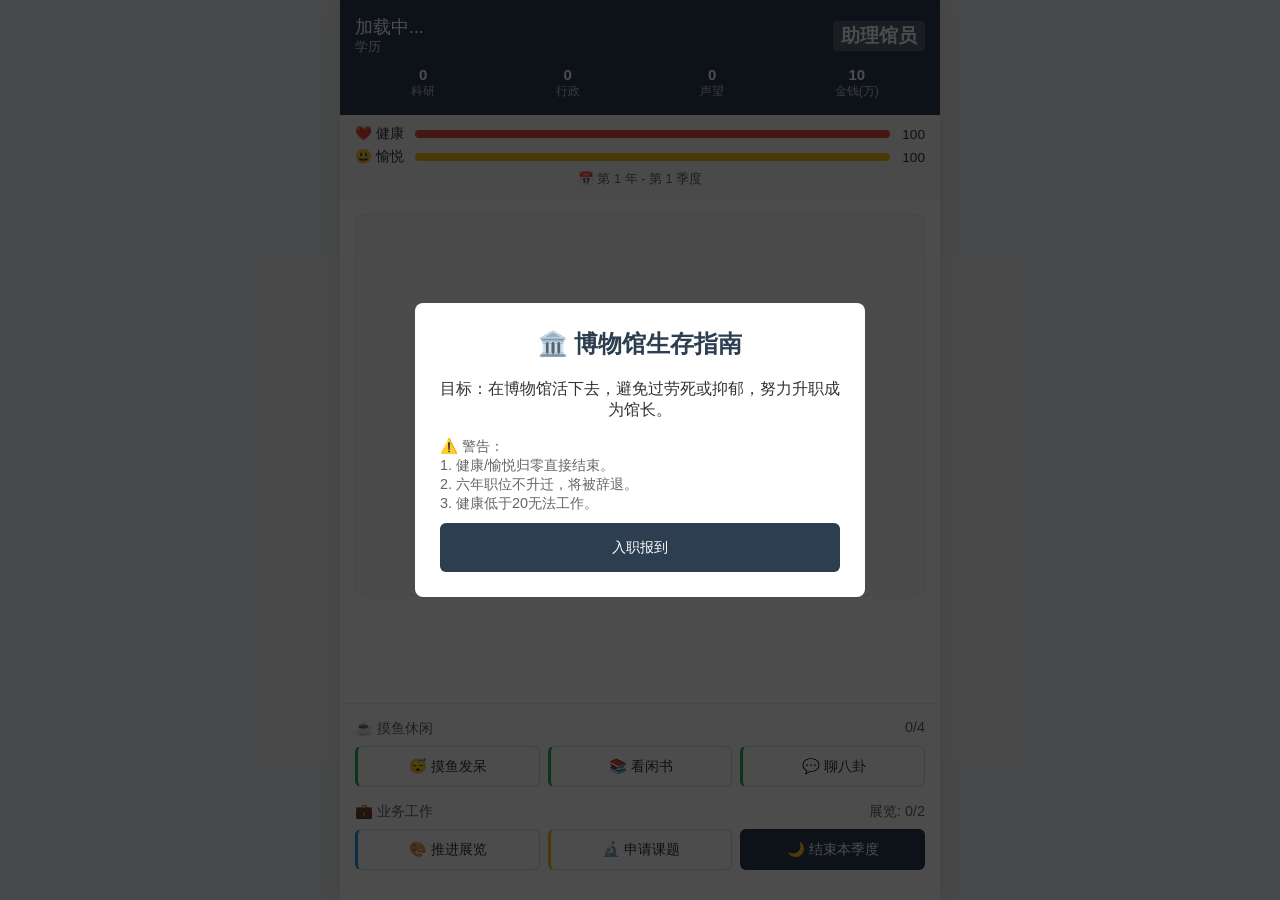
<file: .history/v2/index.html>
<!DOCTYPE html>
<html lang="zh-CN">
<head>
    <meta charset="UTF-8">
    <meta name="viewport" content="width=device-width, initial-scale=1.0">
    <title>博物馆生存指南 V1.0</title>
    <style>
        :root {
            --bg-color: #f0f2f5;
            --card-bg: #ffffff;
            --primary: #2c3e50;
            --accent: #3498db;
            --danger: #e74c3c;
            --success: #27ae60;
            --warning: #f1c40f;
            --text-main: #333;
            --text-sub: #666;
            --border-radius: 8px;
        }

        body {
            font-family: 'Helvetica Neue', Helvetica, 'PingFang SC', 'Microsoft YaHei', sans-serif;
            background-color: var(--bg-color);
            color: var(--text-main);
            margin: 0;
            display: flex;
            justify-content: center;
            min-height: 100vh;
        }

        #app {
            width: 100%;
            max-width: 600px;
            background: var(--card-bg);
            box-shadow: 0 4px 20px rgba(0,0,0,0.08);
            display: flex;
            flex-direction: column;
            height: 100vh;
            overflow: hidden;
        }

        /* --- Header: 个人信息区 --- */
        header {
            background: var(--primary);
            color: white;
            padding: 15px;
            flex-shrink: 0;
        }

        .header-top {
            display: flex;
            justify-content: space-between;
            align-items: center;
            margin-bottom: 10px;
        }

        .role-title {
            font-size: 1.2em;
            font-weight: bold;
            background: rgba(255,255,255,0.2);
            padding: 2px 8px;
            border-radius: 4px;
        }

        .stats-grid {
            display: grid;
            grid-template-columns: repeat(4, 1fr);
            gap: 8px;
            font-size: 0.85em;
            text-align: center;
        }

        .stat-item span { display: block; font-weight: bold; font-size: 1.1em; }
        .stat-label { color: rgba(255,255,255,0.7); font-size: 0.9em; font-weight: normal !important;}

        /* --- Progress Bars for Health/Mood --- */
        .bars-area {
            padding: 10px 15px;
            background: #f8f9fa;
            border-bottom: 1px solid #eee;
        }
        
        .bar-group {
            display: flex;
            align-items: center;
            margin-bottom: 5px;
            font-size: 0.85em;
        }
        .bar-label { width: 60px; }
        .progress-bg { flex: 1; height: 8px; background: #ddd; border-radius: 4px; overflow: hidden; }
        .progress-fill { height: 100%; transition: width 0.3s; }
        .bar-val { width: 35px; text-align: right; }

        /* --- Game Area --- */
        #game-area {
            flex: 1;
            overflow-y: auto;
            padding: 15px;
            display: flex;
            flex-direction: column;
            gap: 15px;
        }

        /* --- Log --- */
        #log-box {
            flex: 1;
            background: #fafafa;
            border: 1px solid #eee;
            border-radius: var(--border-radius);
            padding: 10px;
            overflow-y: auto;
            font-size: 0.9em;
            max-height: 40vh;
        }
        .log-line { margin-bottom: 6px; line-height: 1.4; border-bottom: 1px dashed #eee; padding-bottom: 4px; }
        .log-turn { font-weight: bold; color: var(--accent); margin-top: 10px; display: block; }
        .log-sys { color: var(--text-sub); font-style: italic; }
        .log-danger { color: var(--danger); }
        .log-success { color: var(--success); }

        /* --- Controls --- */
        #controls {
            padding: 15px;
            background: #fff;
            border-top: 1px solid #eee;
            flex-shrink: 0;
        }

        .section-title {
            font-size: 0.9em;
            color: var(--text-sub);
            margin-bottom: 8px;
            display: flex;
            justify-content: space-between;
        }

        .btn-group {
            display: grid;
            grid-template-columns: repeat(3, 1fr); /* Default 3 cols */
            gap: 8px;
            margin-bottom: 15px;
        }

        button {
            border: none;
            background: white;
            border: 1px solid #ddd;
            padding: 10px 5px;
            border-radius: 6px;
            cursor: pointer;
            font-size: 0.9em;
            transition: all 0.2s;
            color: var(--text-main);
            position: relative;
        }

        button:hover:not(:disabled) { background: #f0f0f0; border-color: #bbb; }
        button:active:not(:disabled) { transform: translateY(1px); }
        button:disabled { opacity: 0.5; cursor: not-allowed; background: #f5f5f5; }

        button.primary { background: var(--primary); color: white; border: none; }
        button.primary:hover { background: #34495e; }
        
        button.leisure { border-left: 3px solid var(--success); }
        button.work { border-left: 3px solid var(--accent); }
        button.research { border-left: 3px solid var(--warning); }

        .badge {
            position: absolute;
            top: -5px;
            right: -5px;
            background: var(--danger);
            color: white;
            font-size: 0.7em;
            width: 16px;
            height: 16px;
            border-radius: 50%;
            display: flex;
            align-items: center;
            justify-content: center;
        }

        /* --- Modal --- */
        .modal {
            position: fixed; top: 0; left: 0; width: 100%; height: 100%;
            background: rgba(0,0,0,0.7);
            display: flex; justify-content: center; align-items: center;
            z-index: 100;
        }
        .modal.hidden { display: none; }
        .modal-content {
            background: white;
            padding: 25px;
            border-radius: 8px;
            width: 80%;
            max-width: 400px;
            text-align: center;
        }
        .modal h2 { margin-top: 0; color: var(--primary); }
        .choice-btn {
            display: block;
            width: 100%;
            padding: 12px;
            margin: 10px 0;
            background: var(--bg-color);
            border: 1px solid #ddd;
        }

    </style>
</head>
<body>

<div id="app">
    <header>
        <div class="header-top">
            <div>
                <div style="font-size:1.1em" id="ui-name">加载中...</div>
                <div style="font-size:0.8em; opacity:0.8" id="ui-education">学历</div>
            </div>
            <div class="role-title" id="ui-title">助理馆员</div>
        </div>
        <div class="stats-grid">
            <div class="stat-item"><span id="ui-sci">0</span><div class="stat-label">科研</div></div>
            <div class="stat-item"><span id="ui-admin">0</span><div class="stat-label">行政</div></div>
            <div class="stat-item"><span id="ui-rep">0</span><div class="stat-label">声望</div></div>
            <div class="stat-item"><span id="ui-money">10</span><div class="stat-label">金钱(万)</div></div>
        </div>
    </header>

    <div class="bars-area">
        <div class="bar-group">
            <div class="bar-label">❤️ 健康</div>
            <div class="progress-bg"><div class="progress-fill" id="bar-health" style="background:var(--danger); width:100%"></div></div>
            <div class="bar-val" id="val-health">100</div>
        </div>
        <div class="bar-group">
            <div class="bar-label">😃 愉悦</div>
            <div class="progress-bg"><div class="progress-fill" id="bar-mood" style="background:var(--warning); width:100%"></div></div>
            <div class="bar-val" id="val-mood">100</div>
        </div>
        <div style="text-align:center; margin-top:5px; font-size:0.8em; color:#666;">
            📅 第 <span id="ui-year">1</span> 年 - 第 <span id="ui-quarter">1</span> 季度
        </div>
    </div>

    <div id="game-area">
        <div id="log-box"></div>
    </div>

    <div id="controls">
        <div class="section-title">
            <span>☕ 摸鱼休闲</span>
            <span id="limit-leisure">0/4</span>
        </div>
        <div class="btn-group">
            <button class="leisure" onclick="game.actionLeisure('slack')">😴 摸鱼发呆</button>
            <button class="leisure" onclick="game.actionLeisure('read')">📚 看闲书</button>
            <button class="leisure" onclick="game.actionLeisure('gossip')">💬 聊八卦</button>
        </div>

        <div class="section-title">
            <span>💼 业务工作</span>
            <span id="limit-work">展览: 0/2</span>
        </div>
        <div class="btn-group">
            <button class="work" onclick="game.actionExhibition()">🎨 推进展览</button>
            <button class="research" id="btn-research" onclick="game.actionResearch()">🔬 申请课题</button>
            <button class="primary" onclick="game.nextQuarter()">🌙 结束本季度</button>
        </div>
    </div>
</div>

<div id="modal-start" class="modal">
    <div class="modal-content">
        <h2>🏛️ 博物馆生存指南</h2>
        <p>目标：在博物馆活下去，避免过劳死或抑郁，努力升职成为馆长。</p>
        <p style="font-size:0.9em; color:#666; text-align:left; margin:10px 0;">
            ⚠️ 警告：<br>
            1. 健康/愉悦归零直接结束。<br>
            2. 六年职位不升迁，将被辞退。<br>
            3. 健康低于20无法工作。
        </p>
        <button class="primary" style="width:100%; padding:15px;" onclick="game.init()">入职报到</button>
    </div>
</div>

<div id="modal-event" class="modal hidden">
    <div class="modal-content">
        <h3 id="event-title">事件标题</h3>
        <p id="event-desc">事件描述内容...</p>
        <div id="event-choices"></div>
    </div>
</div>

<script>
// ================= 配置与数据 =================
const CONFIG = {
    TITLES: [
        { name: "助理馆员", minYear: 0, require: { health:60, mood:50, ability:40, rep:10, quarters:4 } },
        { name: "馆员", minYear: 0, require: { health:50, mood:40, sci:60, admin:40, rep:50, quarters:24 } }, // 约6年? 原文是季度在岗，这里简化为总季度
        { name: "副研究员", minYear: 0, require: { health:40, mood:30, sci:80, admin:60, rep:150, quarters:32 } },
        { name: "研究员", minYear: 0, require: { health:30, mood:20, sci:90, admin:80, rep:300, quarters:48 } },
        { name: "馆长", minYear: 0, require: { health:1, mood:1, sci:100, admin:90, rep:500, quarters:60 } }
    ],
    EXHIBITION_STAGES: ["选题策划", "文物调研", "展品遴选", "展厅施工"]
};

const UTILS = {
    rand: (min, max) => Math.floor(Math.random() * (max - min + 1)) + min,
    randArr: (arr) => arr[Math.floor(Math.random() * arr.length)],
    clamp: (num, min, max) => Math.min(Math.max(num, min), max)
};

const game = {
    // 状态变量
    player: {},
    turn: { year: 1, quarter: 1, totalQuarters: 1 },
    limits: { leisure: 0, exhibition: 0 },
    flags: {
        researchApplying: false, // 是否正在申请课题
        exhibitionStage: 0,      // 当前展览进度 (0-3: 对应四个阶段, 4: 完成)
        exhibitionProgress: 0,   // 当前阶段百分比
        yearsSincePromo: 0       // 停滞年限
    },
    isOver: false,

    // === 初始化 ===
    init() {
        const educations = ["本科", "硕士", "博士"];
        const edu = UTILS.randArr(educations);
        let baseRep = 0;
        if(edu === "硕士") baseRep = 5;
        if(edu === "博士") baseRep = 10;

        this.player = {
            name: "玩家" + UTILS.rand(100,999),
            gender: UTILS.randArr(["男", "女"]),
            edu: edu,
            titleIdx: 0, // 0: 助理馆员
            health: 100,
            mood: 100,
            sci: UTILS.rand(0, 50),
            admin: UTILS.rand(0, 50),
            rep: baseRep,
            money: 10
        };

        this.turn = { year: 1, quarter: 1, totalQuarters: 1 };
        this.flags = { researchApplying: false, exhibitionStage: 0, exhibitionProgress: 0, yearsSincePromo: 0 };
        this.limits = { leisure: 4, exhibition: 2 };
        this.isOver = false;

        document.getElementById('modal-start').classList.add('hidden');
        this.log("system", `🎉 入职手续办理完成！`);
        this.log("system", `档案：${this.player.name} | ${this.player.gender} | ${this.player.edu}`);
        this.log("turn", `📅 第 1 年 - 第 1 季度 开始`);
        this.updateUI();
    },

    // === 核心循环：下一季度 ===
    nextQuarter() {
        if(this.isOver) return;

        // 1. 结算上一季度科研
        if (this.turn.quarter === 4 && this.flags.researchApplying) {
            this.settleResearch();
        }

        // 2. 时间流逝
        this.turn.quarter++;
        this.turn.totalQuarters++;
        if (this.turn.quarter > 4) {
            this.turn.year++;
            this.turn.quarter = 1;
            this.yearCheck(); // 年终检查
        }

        // 3. 重置点数
        this.limits.leisure = 4;
        this.limits.exhibition = 2;

        // 4. 生存判定
        this.checkSurvival();
        if(this.isOver) return;

        // 5. 随机事件
        this.triggerRandomEvent();

        this.log("turn", `📅 第 ${this.turn.year} 年 - 第 ${this.turn.quarter} 季度 开始`);
        this.updateUI();
    },

    // === 行为：休闲 (1季度4次) ===
    actionLeisure(type) {
        if(this.isOver) return;
        if(this.limits.leisure <= 0) {
            this.log("danger", "本季度摸鱼额度已用完，快去工作！");
            return;
        }

        this.limits.leisure--;
        
        let event = {};
        switch(type) {
            case 'slack': // 摸鱼：回血回蓝，微减行政
                this.changeStat('health', UTILS.rand(2, 5));
                this.changeStat('mood', UTILS.rand(3, 8));
                this.log("success", "😴 躲在库房睡了一觉，精神百倍。");
                break;
            case 'read': // 看书：加科研，微减心情
                this.showEventModal("📚 图书馆时光", "你想看什么书？", [
                    {txt: "专业图录 (科研↑ 愉悦↓)", cb: () => { this.changeStat('sci', 3); this.changeStat('mood', -2); }},
                    {txt: "策展案例 (行政↑ 愉悦↓)", cb: () => { this.changeStat('admin', 3); this.changeStat('mood', -2); }},
                    {txt: "八卦周刊 (愉悦↑)", cb: () => { this.changeStat('mood', 5); }}
                ]);
                break;
            case 'gossip': // 八卦：加声望或愉悦
                const gossip = ["听说馆长想换车了", "隔壁部门又吵架了", "食堂明天有红烧肉"];
                this.log("system", `💬 八卦：${UTILS.randArr(gossip)}`);
                this.changeStat('mood', 5);
                this.changeStat('rep', 1);
                break;
        }
        this.updateUI();
    },

    // === 行为：展览 (1季度2次) ===
    actionExhibition() {
        if(this.isOver) return;
        if(this.checkHealthLock()) return;
        if(this.limits.exhibition <= 0) {
            this.log("danger", "本季度展览工作已饱和。");
            return;
        }

        // 已经被选过一次的项目本季度不可再选? 
        // 简化逻辑：每次点击消耗一次机会
        this.limits.exhibition--;

        // 消耗
        this.changeStat('health', -5);
        this.changeStat('mood', -5);

        // 进度推进
        const progressGain = UTILS.rand(-10, 40);
        this.flags.exhibitionProgress += progressGain;
        
        const stageName = CONFIG.EXHIBITION_STAGES[this.flags.exhibitionStage];

        if (progressGain > 0) {
            this.changeStat('admin', 2);
            this.log("system", `🔨 [${stageName}] 推进顺利，完成度 +${progressGain}%`);
        } else {
            this.changeStat('mood', -5);
            this.log("danger", `⛈️ [${stageName}] 遇到困难（甲方改需求/经费不足），进度倒退。`);
        }

        // 阶段完成判定
        if (this.flags.exhibitionProgress >= 100) {
            this.log("success", `✅ [${stageName}] 阶段完成！`);
            this.flags.exhibitionProgress = 0;
            this.flags.exhibitionStage++;

            // 整个展览完成
            if (this.flags.exhibitionStage >= 4) {
                const repGain = UTILS.rand(1, 5) * 5; // 展览完成是大事件，声望多给点
                this.log("success", `🏆 展览圆满开幕！获得声望 +${repGain}`);
                this.changeStat('rep', repGain);
                this.changeStat('admin', 10);
                this.flags.exhibitionStage = 0; // 重置做下一个
            }
        }
        this.updateUI();
    },

    // === 行为：科研 (仅Q2申请) ===
    actionResearch() {
        if(this.isOver) return;
        if(this.checkHealthLock()) return;

        if (this.turn.quarter !== 2) {
            this.log("danger", "❌ 只有每年的第 2 季度可以申报课题。");
            return;
        }
        if (this.flags.researchApplying) {
            this.log("warning", "⏳ 今年的课题已经申报过了，等待结果中。");
            return;
        }

        this.changeStat('health', -10);
        this.changeStat('mood', -10);
        this.flags.researchApplying = true;
        this.log("system", "📝 提交了国家社科基金申报书，头秃。");
        this.updateUI();
    },

    settleResearch() {
        // 科研能力越高，成功率越高
        const successRate = 0.3 + (this.player.sci / 200); 
        const isSuccess = Math.random() < successRate;

        if (isSuccess) {
            this.log("success", "🎉 喜报！你的课题申报成功！经费+30万，声望+10");
            this.changeStat('money', 30);
            this.changeStat('rep', 10);
        } else {
            this.log("danger", "❌ 遗憾。课题申报未通过。");
            this.changeStat('mood', -10);
        }
        this.flags.researchApplying = false;
    },

    // === 年终检查与升职 ===
    yearCheck() {
        this.flags.yearsSincePromo++;
        const currentTitle = CONFIG.TITLES[this.player.titleIdx];
        
        // 尝试晋升
        const nextTitle = CONFIG.TITLES[this.player.titleIdx + 1];
        if (nextTitle) {
            // 检查条件
            // 注意：prompt里的条件是“或”还是“且”？prompt: "助理->馆员: 科研OR行政>=40"。
            // 但后面高级职位未明说，通常是且。这里简化：助理升馆员用OR，其他用AND。
            
            const p = this.player;
            const r = nextTitle.require;
            
            let abilityPass = false;
            if (this.player.titleIdx === 0) { // 助理升馆员
                abilityPass = (p.sci >= r.ability || p.admin >= r.ability); // r.ability for level 1
            } else {
                abilityPass = (p.sci >= r.sci && p.admin >= r.admin);
            }

            if (p.health >= r.health && p.mood >= r.mood && p.rep >= r.rep && abilityPass) {
                this.promote();
                return; // 升职了就重置了停滞年限，不会失败
            }
        }

        // 检查停滞失败
        if (this.flags.yearsSincePromo >= 6) {
            this.endGame("🚫 碌碌无为", "在一个岗位上停滞了6年，由于『非升即走』政策，你被辞退了。");
        }
    },

    promote() {
        this.player.titleIdx++;
        this.flags.yearsSincePromo = 0;
        const newTitle = CONFIG.TITLES[this.player.titleIdx].name;
        this.log("success", `🌟 恭喜！你晋升为了【${newTitle}】！`);
        this.showEventModal("🌟 升职喜报", `经过考评，你已晋升为${newTitle}！继续加油！`, [{txt:"太好了", cb:()=>{}}]);
        
        if (newTitle === "馆长") {
            this.endGame("👑 荣登馆长", "你成为了博物馆馆长，走上了人生巅峰！");
        }
    },

    // === 辅助逻辑 ===
    changeStat(key, val) {
        this.player[key] += val;
        // 限制范围
        if (key === 'health' || key === 'mood') this.player[key] = UTILS.clamp(this.player[key], 0, 100);
        if (key === 'sci' || key === 'admin') this.player[key] = UTILS.clamp(this.player[key], 0, 100);
        if (key === 'money') this.player[key] = Math.max(0, this.player[key]); // 钱不能负
    },

    checkHealthLock() {
        if (this.player.health <= 20) {
            this.log("danger", "🚑 身体极度虚弱，必须先休息（使用摸鱼功能）！");
            return true;
        }
        return false;
    },

    checkSurvival() {
        if (this.player.health <= 0) this.endGame("💀 过劳死", "你倒在了展厅里，享年...");
        else if (this.player.mood <= 0) this.endGame("🌧️ 抑郁而终", "精神压力过大，你彻底崩溃了。");
    },

    triggerRandomEvent() {
        // 简单模拟随机事件
        if(Math.random() > 0.3) return; 

        const events = [
            { t: "领导视察", d: "上级领导突击检查。", opts: [
                { txt: "陪同讲解 (行政+5, 愉悦-5)", cb:()=>{ this.changeStat('admin',5); this.changeStat('mood',-5); } },
                { txt: "躲进厕所 (无事发生)", cb:()=>{} }
            ]},
            { t: "文物捐赠", d: "有市民想捐赠家传宝贝。", opts: [
                { txt: "热情接待 (声望+5)", cb:()=>{ this.changeStat('rep',5); } },
                { txt: "按规章鉴定 (科研+5)", cb:()=>{ this.changeStat('sci',5); } }
            ]}
        ];
        const e = UTILS.randArr(events);
        this.showEventModal(e.t, e.d, e.opts);
    },

    // === UI 更新与弹窗 ===
    updateUI() {
        // Text
        document.getElementById('ui-name').innerText = this.player.name;
        document.getElementById('ui-education').innerText = this.player.edu;
        document.getElementById('ui-title').innerText = CONFIG.TITLES[this.player.titleIdx].name;
        
        document.getElementById('ui-sci').innerText = this.player.sci;
        document.getElementById('ui-admin').innerText = this.player.admin;
        document.getElementById('ui-rep').innerText = this.player.rep;
        document.getElementById('ui-money').innerText = this.player.money;

        document.getElementById('ui-year').innerText = this.turn.year;
        document.getElementById('ui-quarter').innerText = this.turn.quarter;

        // Bars
        const setBar = (id, val, txtId) => {
            const el = document.getElementById(id);
            el.style.width = val + "%";
            el.style.backgroundColor = val < 20 ? "var(--danger)" : (id.includes('health')?"var(--danger)":"var(--warning)");
            document.getElementById(txtId).innerText = val;
        };
        setBar('bar-health', this.player.health, 'val-health');
        setBar('bar-mood', this.player.mood, 'val-mood');

        // Limits
        document.getElementById('limit-leisure').innerText = `${this.limits.leisure}/4`;
        document.getElementById('limit-work').innerText = `展览: ${this.limits.exhibition}/2`;

        // Button States
        const btnResearch = document.getElementById('btn-research');
        if(this.turn.quarter !== 2 || this.flags.researchApplying) {
            btnResearch.disabled = true;
            btnResearch.style.opacity = "0.5";
        } else {
            btnResearch.disabled = false;
            btnResearch.style.opacity = "1";
        }
    },

    log(type, msg) {
        const box = document.getElementById('log-box');
        const div = document.createElement('div');
        div.className = `log-line log-${type}`;
        div.innerText = msg;
        box.appendChild(div);
        box.scrollTop = box.scrollHeight;
    },

    showEventModal(title, desc, choices) {
        const m = document.getElementById('modal-event');
        document.getElementById('event-title').innerText = title;
        document.getElementById('event-desc').innerText = desc;
        const cBox = document.getElementById('event-choices');
        cBox.innerHTML = "";
        
        choices.forEach(c => {
            const btn = document.createElement('button');
            btn.className = "choice-btn";
            btn.innerText = c.txt;
            btn.onclick = () => {
                c.cb();
                m.classList.add('hidden');
                this.updateUI(); // 刷新数值
                this.checkSurvival(); // 事件后也要检查死活
            };
            cBox.appendChild(btn);
        });
        m.classList.remove('hidden');
    },

    endGame(title, reason) {
        this.isOver = true;
        this.showEventModal(title, reason, [{
            txt: "🔄 重新开始",
            cb: () => location.reload()
        }]);
    }
};

</script>
</body>
</html>
</file>
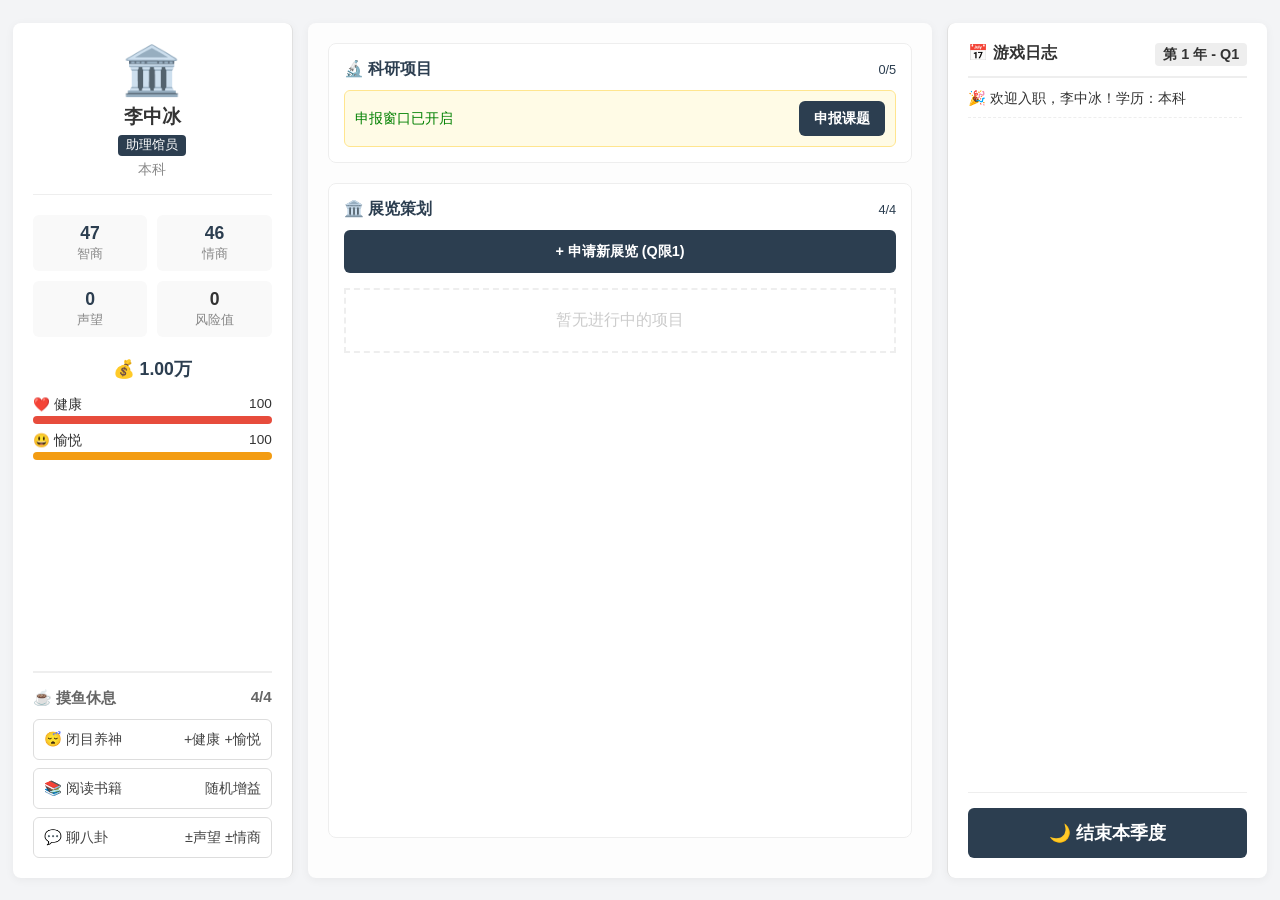
<file: .history/v3/index.html>
<!DOCTYPE html>
<html lang="zh-CN">
<head>
    <meta charset="UTF-8">
    <meta name="viewport" content="width=device-width, initial-scale=1.0">
    <title>博物馆生存指南 V5.0 (职场风云版)</title>
    <style>
        :root {
            --bg-color: #f3f4f6;
            --panel-bg: #ffffff;
            --primary: #2c3e50;
            --accent: #5DADE2;
            --danger: #E74C3C;
            --success: #27AE60;
            --warning: #F39C12;
            --text-main: #333;
            --text-sub: #666;
            --border-radius: 8px;
            --shadow: 0 2px 10px rgba(0,0,0,0.05);
        }

        body {
            font-family: 'Segoe UI', 'Microsoft YaHei', sans-serif;
            background-color: var(--bg-color);
            color: var(--text-main);
            margin: 0;
            height: 100vh;
            overflow: hidden;
            display: flex;
            justify-content: center;
            align-items: center;
        }

        #app {
            width: 98vw;
            height: 95vh;
            max-width: 1600px;
            display: grid;
            grid-template-columns: 280px 1fr 320px; /* 左-中-右 布局 */
            grid-template-rows: 1fr;
            gap: 15px;
        }

        .panel {
            background: var(--panel-bg);
            border-radius: var(--border-radius);
            box-shadow: var(--shadow);
            padding: 20px;
            display: flex;
            flex-direction: column;
            overflow-y: auto;
            height: 100%;
            box-sizing: border-box;
        }

        /* === 左栏：档案 + 状态 + 摸鱼 === */
        #col-left { border-right: 1px solid #e0e0e0; }

        .profile-card { text-align: center; margin-bottom: 20px; padding-bottom: 15px; border-bottom: 1px solid #eee; }
        .avatar { font-size: 3em; margin-bottom: 5px; }
        .user-name { font-size: 1.2em; font-weight: bold; }
        .user-title { background: var(--primary); color: white; padding: 2px 8px; border-radius: 4px; font-size: 0.8em; margin-top: 5px; display: inline-block;}

        .stats-grid { display: grid; grid-template-columns: 1fr 1fr; gap: 10px; margin-bottom: 20px; }
        .stat-item { background: #f9f9f9; padding: 8px; border-radius: 6px; text-align: center; }
        .stat-num { display: block; font-weight: bold; color: var(--primary); font-size: 1.1em; }
        .stat-label { font-size: 0.8em; color: #888; }

        .bars-area { margin-bottom: 20px; }
        .bar-row { margin-bottom: 8px; }
        .bar-header { display: flex; justify-content: space-between; font-size: 0.85em; margin-bottom: 2px; }
        .bar-track { height: 8px; background: #eee; border-radius: 4px; overflow: hidden; }
        .bar-fill { height: 100%; transition: width 0.3s; }

        /* 摸鱼区置底 */
        .leisure-section { margin-top: auto; border-top: 2px solid #eee; padding-top: 15px; }
        .section-header { font-weight: bold; font-size: 0.95em; color: var(--text-sub); margin-bottom: 10px; display: flex; justify-content: space-between; }
        
        .btn-grid { display: grid; grid-template-columns: 1fr; gap: 8px; }
        button { border: none; border-radius: 6px; padding: 10px; cursor: pointer; font-size: 0.9em; transition: all 0.2s; }
        
        .btn-leisure { background: white; border: 1px solid #ddd; color: #444; display: flex; justify-content: space-between; align-items: center; }
        .btn-leisure:hover:not(:disabled) { background: #f0f8ff; border-color: var(--accent); color: var(--accent); }
        .btn-leisure:disabled { opacity: 0.6; cursor: not-allowed; }

        /* === 中栏：业务导航 === */
        #col-middle { background: #fdfdfd; }
        
        .nav-block { margin-bottom: 20px; background: white; border: 1px solid #eee; border-radius: 8px; padding: 15px; }
        .nav-title { font-weight: bold; margin-bottom: 10px; color: var(--primary); display: flex; justify-content: space-between; align-items: center; }
        
        /* 科研 */
        .research-box { display: flex; justify-content: space-between; align-items: center; background: #fffbe6; padding: 10px; border-radius: 6px; border: 1px solid #ffe58f; }
        
        /* 展览列表 */
        .exhibit-list { display: flex; flex-direction: column; gap: 10px; }
        .exhibit-card { border: 1px solid #e0e0e0; border-radius: 8px; padding: 15px; background: white; position: relative; }
        .exhibit-card.active { border-left: 4px solid var(--accent); }
        .exhibit-card.waiting { border-left: 4px solid #ccc; background: #f9f9f9; }
        
        .ex-header { display: flex; justify-content: space-between; margin-bottom: 10px; font-weight: bold; font-size: 1em; }
        .task-grid { display: grid; grid-template-columns: repeat(3, 1fr); gap: 6px; }
        .task-btn { 
            font-size: 0.8em; padding: 6px; border: 1px solid #eee; background: #fff; border-radius: 4px; 
            cursor: pointer; text-align: center; transition: all 0.2s;
        }
        .task-btn:hover:not(:disabled) { border-color: var(--accent); color: var(--accent); background: #f4faff; }
        .task-btn.done { background: #eaffea; border-color: #bef5cb; color: #27ae60; cursor: default; }
        
        .btn-primary { background: var(--primary); color: white; font-weight: bold; width: 100%; padding: 12px; }
        .btn-primary:hover:not(:disabled) { background: #34495e; }
        .btn-primary:disabled { background: #bdc3c7; cursor: not-allowed; }

        /* === 右栏：日志 === */
        #col-right { border-left: 1px solid #e0e0e0; }
        
        .log-header { font-weight: bold; margin-bottom: 10px; padding-bottom: 10px; border-bottom: 2px solid #eee; display: flex; justify-content: space-between;}
        #log-container { flex: 1; overflow-y: auto; font-size: 0.9em; line-height: 1.5; padding-right: 5px; }
        .log-entry { margin-bottom: 8px; padding-bottom: 8px; border-bottom: 1px dashed #eee; }
        .log-turn { text-align: center; background: #eef2f6; padding: 5px; border-radius: 4px; color: var(--primary); font-weight: bold; margin: 10px 0; }
        .log-sys { color: #666; font-style: italic; }
        .log-danger { color: var(--danger); }
        .log-success { color: var(--success); }
        .log-event { border-left: 3px solid var(--accent); padding-left: 8px; background: #fafafa; }

        /* === 弹窗 === */
        .modal-overlay { position: fixed; top: 0; left: 0; width: 100%; height: 100%; background: rgba(0,0,0,0.6); display: flex; justify-content: center; align-items: center; z-index: 100; }
        .hidden { display: none; }
        .modal-box { background: white; width: 500px; max-width: 90%; padding: 25px; border-radius: 10px; box-shadow: 0 10px 30px rgba(0,0,0,0.2); max-height: 85vh; overflow-y: auto; }
        .modal-title { font-size: 1.2em; font-weight: bold; margin-bottom: 10px; border-bottom: 1px solid #eee; padding-bottom: 10px; color: var(--primary); }
        .modal-text { white-space: pre-wrap; margin-bottom: 20px; line-height: 1.6; color: #444; }
        .choice-list { display: grid; gap: 10px; }
        .choice-btn { background: #f8f9fa; border: 1px solid #ddd; padding: 12px; text-align: left; border-radius: 6px; width: 100%; transition: 0.2s; }
        .choice-btn:hover { background: #eef2f6; border-color: #bbb; }

    </style>
</head>
<body>

<div id="app">
    <div class="panel" id="col-left">
        <div class="profile-card">
            <div class="avatar">🏛️</div>
            <div class="user-name" id="ui-name">加载中...</div>
            <div class="user-title" id="ui-title">助理馆员</div>
            <div style="font-size:0.85em; color:#888; margin-top:5px;" id="ui-edu">学历</div>
        </div>

        <div class="stats-grid">
            <div class="stat-item"><span class="stat-num" id="ui-iq">0</span><span class="stat-label">智商</span></div>
            <div class="stat-item"><span class="stat-num" id="ui-eq">0</span><span class="stat-label">情商</span></div>
            <div class="stat-item"><span class="stat-num" id="ui-rep">0</span><span class="stat-label">声望</span></div>
            <div class="stat-item"><span class="stat-num" id="ui-risk">0</span><span class="stat-label">风险值</span></div>
        </div>
        
        <div style="text-align:center; margin-bottom:15px; font-weight:bold; color:#2c3e50; font-size:1.1em;">
            💰 <span id="ui-money">0</span>
        </div>

        <div class="bars-area">
            <div class="bar-row">
                <div class="bar-header"><span>❤️ 健康</span><span id="txt-health">100</span></div>
                <div class="bar-track"><div class="bar-fill" id="bar-health" style="width:100%; background:var(--danger)"></div></div>
            </div>
            <div class="bar-row">
                <div class="bar-header"><span>😃 愉悦</span><span id="txt-mood">100</span></div>
                <div class="bar-track"><div class="bar-fill" id="bar-mood" style="width:100%; background:var(--warning)"></div></div>
            </div>
        </div>

        <div class="leisure-section">
            <div class="section-header">
                <span>☕ 摸鱼休息</span>
                <span id="limit-leisure">4/4</span>
            </div>
            <div class="btn-grid">
                <button class="btn-leisure" onclick="game.actionLeisure('slack')">
                    <span>😴 闭目养神</span><span>+健康 +愉悦</span>
                </button>
                <button class="btn-leisure" onclick="game.actionLeisure('read')">
                    <span>📚 阅读书籍</span><span>随机增益</span>
                </button>
                <button class="btn-leisure" onclick="game.actionLeisure('gossip')">
                    <span>💬 聊八卦</span><span>±声望 ±情商</span>
                </button>
            </div>
        </div>
    </div>

    <div class="panel" id="col-middle">
        <div class="nav-block">
            <div class="nav-title">
                <span>🔬 科研项目</span>
                <span style="font-size:0.8em; font-weight:normal" id="research-count">0/5</span>
            </div>
            <div class="research-box">
                <div id="research-msg" style="font-size:0.9em; color:#666;">窗口期未开启</div>
                <button class="btn-primary" id="btn-research" style="width:auto; padding:8px 15px; font-size:0.9em;" onclick="game.actionResearch()" disabled>申报课题</button>
            </div>
        </div>

        <div class="nav-block" style="flex:1; display:flex; flex-direction:column;">
            <div class="nav-title">
                <span>🏛️ 展览策划</span>
                <span style="font-size:0.8em; font-weight:normal" id="limit-exhibit">4/4</span>
            </div>
            
            <button class="btn-primary" id="btn-new-exhibit" style="margin-bottom:15px;" onclick="game.actionApplyExhibit()">+ 申请新展览 (Q限1)</button>
            
            <div id="exhibits-container" class="exhibit-list">
                </div>
        </div>
    </div>

    <div class="panel" id="col-right">
        <div class="log-header">
            <span>📅 游戏日志</span>
            <span style="font-size:0.9em; background:#eee; padding:2px 8px; border-radius:4px;">
                第 <span id="ui-year">1</span> 年 - Q<span id="ui-quarter">1</span>
            </span>
        </div>
        <div id="log-container"></div>
        <div style="margin-top:auto; padding-top:15px; border-top:1px solid #eee;">
            <button class="btn-primary" onclick="game.nextQuarter()" style="height:50px; font-size:1.1em;">🌙 结束本季度</button>
        </div>
    </div>
</div>

<div id="modal-overlay" class="modal-overlay hidden">
    <div class="modal-box">
        <div class="modal-title" id="modal-title">标题</div>
        <div class="modal-text" id="modal-text">内容</div>
        <div class="choice-list" id="modal-choices"></div>
    </div>
</div>

<script>
// ==================== 数据配置库 ====================

// 姓名库
const NAME_DB = [
    "张吉惟", "林国瑞", "林玟书", "林雅南", "江奕云", "刘柏宏", "阮建安", "林子帆", "夏志豪", "吉茹定", 
    "李中冰", "黄文隆", "谢彦文", "傅智翔", "洪振霞", "刘姿婷", "荣姿康", "吕致盈", "方一强", "黎芸贵", 
    "郑伊雯", "雷进宝", "吴美隆", "吴心真", "王美珠", "郭芳天", "李雅惠", "陈文婷", "曹敏侑", "王依婷"
];

// 职位晋升表
const TITLES = [
    { name: "助理馆员", require: { health:60, mood:50, ability:40, rep:10, quarters:4 } },
    { name: "馆员", require: { health:50, mood:40, iq:60, eq:40, rep:50, quarters:24 } },
    { name: "副研究员", require: { health:40, mood:30, iq:80, eq:60, rep:150, quarters:32 } },
    { name: "研究员", require: { health:30, mood:20, iq:90, eq:80, rep:300, quarters:48 } },
    { name: "馆长", require: { health:1, mood:1, iq:100, eq:90, rep:500, quarters:60 } }
];

// 展览任务 (cost单位：元)
const EX_TASKS = {
    'collect': { name: "资料收集", cost: 1000 },
    'read':    { name: "阅读整理", cost: 500 },
    'trip':    { name: "出差调研", cost: 8000 },
    'theme':   { name: "主题选定", cost: 1000 },
    'items':   { name: "展品选择", cost: 2000 },
    'design':  { name: "形式设计", cost: 15000 },
    'souvenir':{ name: "文创设计", cost: 5000 }
};

const EX_THEMES = [
    "汉代陶俑特展", "近代陈虾条书画展", "西提地区历史文物展", 
    "古埃及神秘木乃伊展", "江南生活美学展", "馆藏青铜器精品展", 
    "非遗传承手工技艺展", "史前恐龙化石展"
];

// 阅读事件库
const READING_EVENTS = [
    { txt: "你阅读了专业书《木乃伊的制作与保存技术》，系统理解了防腐流程与材料逻辑。", effect: { iq: 2 } },
    { txt: "你研读了《博物馆展陈叙事学导论》，对展览结构和观众路径有了更清晰的判断。", effect: { iq: 3, rep: 1 } },
    { txt: "你翻完了《青铜器纹饰与权力象征》，开始能从器物细节推断复杂的社会关系。", effect: { iq: 2 } },
    { txt: "你认真阅读了《田野笔记的方法与伦理》，在处理资料时变得更加克制。", effect: { iq: 1 } },
    { txt: "你读完了言情小说《何以笙箫默》，对人际关系中的情绪变化更加敏感。", effect: { mood: 2, eq: 2 } },
    { txt: "你阅读了小说《小城之春》，对含蓄表达与未说出口的情感有了新的理解。", effect: { eq: 3, mood: 1 } },
    { txt: "你沉浸在小说《请回答一九九七》中，对集体记忆与个人成长产生共鸣。", effect: { eq: 2, mood: 2, rep: 1 } },
    { txt: "你翻阅了随笔集《人间草木》，阅读过程让你逐渐放松下来。", effect: { health: 3, mood: 2 } },
    { txt: "你阅读了推理小说《嫌疑人Ｘ的献身》，严密的推演过程训练了你的思考方式。", effect: { iq: 1, eq: 1 } },
    { txt: "你读完了科普书《万物简史》，宏观视角让你重新理解个人工作的意义。", effect: { iq: 2, mood: 1 } }
];

// 八卦事件库
const GOSSIP_EVENTS = [
    { txt: "你在茶水间听同事聊起最近的展览调整内幕，并适时补充了一点专业背景。", effect: { rep: 2, eq: 1 } },
    { txt: "你在下班路上和同事交流馆内人事变动时保持了克制与分寸。", effect: { eq: 3 } },
    { txt: "你在工作群私聊中委婉提醒同事注意措辞，避免了一场误会。", effect: { eq: 2, rep: 1 } },
    { txt: "你在展厅布展间隙听前辈讲述旧展览的往事，并认真倾听没有插话。", effect: { eq: 1, rep: 2 } },
    { txt: "你在午餐时参与讨论其他博物馆的策展风格，观点温和且不站队。", effect: { eq: 2, rep: 1 } },
    { txt: "你无意中转述了尚未公开的借展消息，很快发现气氛变得微妙。", effect: { rep: -3, eq: -1 } },
    { txt: "你在私下评价某位策展人的方案，被当事人间接听到。", effect: { rep: -2, eq: -2 } },
    { txt: "你在闲聊中对馆内行政安排表达不满，引发同事尴尬沉默。", effect: { eq: -3 } },
    { txt: "你在讨论文创收益分配时语气过于直接，被认为不够圆滑。", effect: { eq: -2, rep: -1 } },
    { txt: "你误判了同事之间的关系，站错了立场。", effect: { rep: -1 } }
];

// 策展专属剧情 (部分示例)
const CURATION_FLAVOR = {
    'collect': "你在资料堆中发现了一份关键的未公开记录。",
    'trip': "实地调研的发现推翻了你之前的假设。",
    'design': "设计方案几经修改，终于平衡了审美与保护。",
    'default': "你推进了这项工作，进度稳步提升。"
};

// ==================== 核心逻辑 ====================

const UTILS = {
    rand: (min, max) => Math.floor(Math.random() * (max - min + 1)) + min,
    randArr: (arr) => arr[Math.floor(Math.random() * arr.length)],
    clamp: (num, min, max) => Math.min(Math.max(num, min), max),
    formatMoney: (val) => val >= 10000 ? (val/10000).toFixed(2) + "万" : Math.floor(val) + "元"
};

const game = {
    player: {},
    turn: { year: 1, quarter: 1 },
    limits: { leisure: 4, exhibit: 4 },
    exhibitions: [],
    flags: {
        yearsSincePromo: 0,
        researchApplied: false,
        researchSuccessCount: 0,
        hasAppliedExhibitThisQuarter: false,
        sideJobCount: 0 // 私活计数
    },
    isOver: false,

    init() {
        const edu = UTILS.randArr(["本科", "硕士", "博士"]);
        let baseRep = edu === "硕士" ? 5 : (edu === "博士" ? 10 : 0);

        this.player = {
            name: UTILS.randArr(NAME_DB),
            edu: edu,
            titleIdx: 0,
            health: 100, mood: 100,
            iq: UTILS.rand(10, 50),
            eq: UTILS.rand(10, 50),
            rep: baseRep,
            money: 10000 // 初始1万元
        };

        this.turn = { year: 1, quarter: 1 };
        this.flags = { yearsSincePromo: 0, researchApplied: false, researchSuccessCount: 0, hasAppliedExhibitThisQuarter: false, sideJobCount: 0 };
        this.exhibitions = [];
        this.limits = { leisure: 4, exhibit: 4 };
        this.isOver = false;

        document.getElementById('modal-overlay').classList.add('hidden');
        this.log("system", `🎉 欢迎入职，${this.player.name}！学历：${this.player.edu}`);
        this.updateUI();
        this.renderExhibitPanel();
    },

    // === 季度流转 ===
    nextQuarter() {
        if(this.isOver) return;

        // 1. 发薪日判定 (Q3)
        if (this.turn.quarter === 3) {
            const tax = 15000 * 0.2; // 20%税
            const net = 15000 - tax;
            this.changeStat('money', net);
            this.log("success", `💰 发薪日！工资15000元，扣税${tax}元，实发${net}元。`);
        } else {
            // 非发薪日触发外快事件 (Q1, Q2, Q4)
            this.triggerSideJob();
        }

        // 2. 坐牢风险判定
        if (this.flags.sideJobCount >= 5) {
            if (Math.random() < 0.3) {
                this.endGame("🚓 锒铛入狱", "你因为频繁违规接私活被举报调查，职业生涯彻底结束。");
                return;
            }
        }

        // 3. 科研结算 (Q4)
        if (this.turn.quarter === 4 && this.flags.researchApplied) this.settleResearch();

        // 4. 展览反馈计时
        this.exhibitions.forEach(ex => {
            if (ex.status === 'waiting') {
                ex.feedbackTimer--;
                if (ex.feedbackTimer <= 0) {
                    ex.status = 'ready_for_feedback';
                    this.log("success", `📬 《${ex.name}》的观众反馈报告已生成！`);
                }
            }
        });

        // 5. 时间推进
        this.turn.quarter++;
        if (this.turn.quarter > 4) {
            this.turn.year++;
            this.turn.quarter = 1;
            this.yearCheck();
            this.flags.researchApplied = false;
        }

        // 6. 重置点数
        this.limits.leisure = 4;
        this.limits.exhibit = 4;
        this.flags.hasAppliedExhibitThisQuarter = false;

        this.checkSurvival();
        if(this.isOver) return;

        this.log("turn", `📅 第 ${this.turn.year} 年 - Q${this.turn.quarter}`);
        this.updateUI();
        this.renderExhibitPanel();
    },

    // === 经济：外快系统 ===
    triggerSideJob() {
        // 50%概率触发
        if (Math.random() > 0.5) return;

        const isCorp = Math.random() > 0.5; // 50%是企业合作，50%是私活
        
        if (isCorp) {
            // 企业合作：金额浮动，扣税，无风险
            let gross = UTILS.rand(3000, 5000) + Math.random() * 99; // 浮动小数
            let tax = gross * 0.2;
            let net = gross - tax;
            
            this.showModal("💼 企业合作机会", `某文化公司邀请你作为顾问参与项目。\n\n报酬：${gross.toFixed(2)}元\n扣税：${tax.toFixed(2)}元\n实得：${net.toFixed(2)}元\n\n(合法合规，无风险)`, [
                { txt: "接受合作 (+金钱)", cb: () => {
                    this.changeStat('money', net);
                    this.log("success", `💰 完成企业合作，入账 ${UTILS.formatMoney(net)}。`);
                    this.closeModal();
                }},
                { txt: "婉言谢绝", cb: () => this.closeModal() }
            ]);
        } else {
            // 私活：整数，不扣税，增加风险
            let pay = UTILS.rand(2000, 10000);
            
            this.showModal("🤫 私活邀约", `有人私下找你鉴定一批藏品，希望不要走官方流程。\n\n报酬：${pay}元 (现金)\n\n⚠️ 警告：接受私活累计超过5次，将面临极高的法律风险！\n当前累计次数：${this.flags.sideJobCount}`, [
                { txt: "铤而走险 (+金钱 +风险)", cb: () => {
                    this.changeStat('money', pay);
                    this.flags.sideJobCount++;
                    this.changeStat('rep', -2); // 做私活稍微掉点声望
                    this.log("danger", `💰 偷偷收下了 ${pay}元，心里有些不安。(累计风险: ${this.flags.sideJobCount})`);
                    this.closeModal();
                }},
                { txt: "严词拒绝", cb: () => this.closeModal() }
            ]);
        }
    },

    // === 摸鱼系统 (加强版) ===
    actionLeisure(type) {
        if(this.limits.leisure <= 0) { this.log("danger", "没时间摸鱼了！"); return; }
        this.limits.leisure--;

        if (type === 'slack') {
            this.changeStat('health', 5);
            this.changeStat('mood', 5);
            this.log("success", "😴 你在库房角落小憩了一会儿，精神好多了。");
        } 
        else if (type === 'read') {
            const book = UTILS.randArr(READING_EVENTS);
            let changes = [];
            for (let k in book.effect) {
                this.changeStat(k, book.effect[k]);
                changes.push(`${this.getStatName(k)}+${book.effect[k]}`);
            }
            this.log("system", `📚 ${book.txt} (${changes.join(', ')})`);
        }
        else if (type === 'gossip') {
            const gossip = UTILS.randArr(GOSSIP_EVENTS);
            let changes = [];
            for (let k in gossip.effect) {
                this.changeStat(k, gossip.effect[k]);
                let sign = gossip.effect[k] > 0 ? '+' : '';
                changes.push(`${this.getStatName(k)}${sign}${gossip.effect[k]}`);
            }
            // 根据结果颜色
            let logType = changes.some(s => s.includes('-')) ? "danger" : "success";
            this.log(logType, `💬 ${gossip.txt} (${changes.join(', ')})`);
        }
        this.updateUI();
    },

    // === 展览系统 ===
    actionApplyExhibit() {
        if (this.flags.hasAppliedExhibitThisQuarter) {
            this.showModal("提示", "本季度已申请过，请下季度再来。", [{txt:"好的",cb:()=>this.closeModal()}]);
            return;
        }
        
        // 过滤掉已经在做的展览
        const currentNames = this.exhibitions.map(e => e.name);
        const availableThemes = EX_THEMES.filter(t => !currentNames.includes(t));
        
        const activeCount = this.exhibitions.filter(e => e.status !== 'finished').length;
        if (activeCount >= 2) {
            this.showModal("任务过载", "手头已有两个项目，请先完成手头工作！", [{txt:"这就去干活",cb:()=>this.closeModal()}]);
            return;
        }

        // 随机取3个不重复的
        const options = [];
        for(let i=0; i<3; i++) {
            if(availableThemes.length === 0) break;
            const idx = Math.floor(Math.random() * availableThemes.length);
            options.push(availableThemes[idx]);
            availableThemes.splice(idx, 1);
        }

        const btnOpts = options.map(theme => ({
            txt: `申请《${theme}》`,
            cb: () => {
                this.startExhibition(theme);
                this.flags.hasAppliedExhibitThisQuarter = true;
                this.closeModal();
            }
        }));

        this.showModal("展览立项申请", "请选择要负责的展览项目：", btnOpts);
    },

    startExhibition(name) {
        this.exhibitions.push({
            id: Date.now(),
            name: name,
            status: "active",
            tasks: { collect: 0, read: 0, trip: 0, theme: 0, items: 0, design: 0, souvenir: 0 },
            feedbackTimer: 0
        });
        this.log("success", `📝 《${name}》立项成功！`);
        this.renderExhibitPanel();
        this.updateUI();
    },

    actionExhibitTask(exhibitId, taskKey) {
        if(this.limits.exhibit <= 0) { this.log("danger", "展览事务精力耗尽。"); return; }
        if(this.checkHealthLock()) return;

        const ex = this.exhibitions.find(e => e.id === exhibitId);
        if (!ex) return;

        const task = EX_TASKS[taskKey];
        if (this.player.money < task.cost) {
            this.showModal("经费不足", `需要 ${UTILS.formatMoney(task.cost)}，当前经费不足。`, [{txt:"好的",cb:()=>this.closeModal()}]);
            return;
        }

        const flavor = CURATION_FLAVOR[taskKey] || CURATION_FLAVOR['default'];
        const progress = UTILS.rand(50, 100);

        this.showModal(`推进：${task.name}`, `${flavor}\n\n[消耗 ${UTILS.formatMoney(task.cost)} | 进度 +${progress}%]`, [{
            txt: "确认执行",
            cb: () => {
                this.limits.exhibit--;
                this.changeStat('money', -task.cost);
                this.changeStat('health', -5);
                
                ex.tasks[taskKey] = Math.min(100, ex.tasks[taskKey] + progress);
                this.log("system", `🔨 [${ex.name}] ${task.name}进度 +${progress}%`);

                if (Object.values(ex.tasks).every(v => v >= 100)) {
                    ex.status = "waiting";
                    ex.feedbackTimer = 1;
                    this.log("success", `🎉 《${ex.name}》筹备完成！`);
                }
                
                this.closeModal();
                this.updateUI();
                this.renderExhibitPanel();
            }
        }]);
    },

    renderExhibitPanel() {
        const container = document.getElementById('exhibits-container');
        const limitSpan = document.getElementById('limit-exhibit');
        const btnApply = document.getElementById('btn-new-exhibit');
        
        if (!container) return;
        limitSpan.innerText = `${this.limits.exhibit}/4`;

        // 按钮状态
        const activeCount = this.exhibitions.filter(e => e.status !== 'finished').length;
        if (this.flags.hasAppliedExhibitThisQuarter || activeCount >= 2) {
            btnApply.disabled = true;
            btnApply.innerText = activeCount >= 2 ? "项目已满 (上限2个)" : "本季度已申请";
        } else {
            btnApply.disabled = false;
            btnApply.innerText = "+ 申请新展览 (Q限1)";
        }

        container.innerHTML = "";
        if (this.exhibitions.length === 0) {
            container.innerHTML = `<div style="text-align:center; color:#ccc; padding:20px; border:2px dashed #eee;">暂无进行中的项目</div>`;
            return;
        }

        this.exhibitions.forEach(ex => {
            const div = document.createElement('div');
            
            if (ex.status === 'active') {
                div.className = "exhibit-card active";
                let html = `<div class="ex-header"><span>📝 ${ex.name}</span></div><div class="task-grid">`;
                for (let key in EX_TASKS) {
                    const info = EX_TASKS[key];
                    const progress = ex.tasks[key];
                    const isDone = progress >= 100;
                    let btnClass = "task-btn" + (isDone ? " done" : "");
                    let onclick = isDone ? "" : `onclick="game.actionExhibitTask(${ex.id}, '${key}')"`;
                    let disabled = isDone ? "disabled" : "";
                    html += `<button class="${btnClass}" ${onclick} ${disabled}>${info.name}<br>${isDone?'✔':progress+'%'}</button>`;
                }
                html += `</div>`;
                div.innerHTML = html;
            } else if (ex.status === 'waiting') {
                div.className = "exhibit-card waiting";
                div.innerHTML = `<div class="ex-header">⏳ ${ex.name}</div><div style="text-align:center; color:#888;">正在收集反馈...</div>`;
            } else if (ex.status === 'ready_for_feedback') {
                div.className = "exhibit-card";
                div.innerHTML = `<div class="ex-header">📬 ${ex.name}</div><button class="btn-primary" onclick="game.actionViewFeedback(${ex.id})">查看反馈报告</button>`;
            }
            container.appendChild(div);
        });
    },

    // === 科研与通用 ===
    actionResearch() {
        if (this.turn.quarter !== 1) return;
        this.changeStat('health', -10);
        this.changeStat('mood', -5);
        this.flags.researchApplied = true;
        this.log("system", "📝 申报了年度课题，结果将在Q4公布。");
        this.updateUI();
    },

    settleResearch() {
        let rate = 0.3 + (this.player.iq / 200);
        if (Math.random() < rate && this.flags.researchSuccessCount < 5) {
            this.flags.researchSuccessCount++;
            this.changeStat('money', 200000); // 20万
            this.changeStat('rep', 10);
            this.showModal("科研喜报", "🎉 恭喜！你的课题获批立项！\n\n获得经费：200,000元\n获得声望：10", [{txt:"太棒了", cb:()=>this.closeModal()}]);
            this.log("success", "🏆 科研申报成功！经费+20万");
        } else {
            this.log("danger", "❌ 本年度科研申报未通过。");
        }
    },

    actionViewFeedback(exhibitId) {
        const ex = this.exhibitions.find(e => e.id === exhibitId);
        if(!ex) return;
        // 简单反馈逻辑
        this.changeStat('rep', 10);
        this.changeStat('money', 5000);
        this.showModal(`反馈报告：《${ex.name}》`, "展览圆满结束，获得了一致好评！\n\n声望+10，奖金+5000元", [{txt:"归档", cb:()=>{
            this.exhibitions = this.exhibitions.filter(e => e.id !== exhibitId);
            this.closeModal();
            this.renderExhibitPanel();
        }}]);
    },

    // === 辅助 ===
    changeStat(key, val) {
        this.player[key] += val;
        if (['health','mood','iq','eq'].includes(key)) this.player[key] = UTILS.clamp(this.player[key], 0, 100);
        if (key === 'money') this.player[key] = Math.max(0, this.player[key]);
    },
    
    getStatName(key) {
        const map = { health:'健康', mood:'愉悦', iq:'智商', eq:'情商', rep:'声望', money:'金钱' };
        return map[key] || key;
    },

    checkSurvival() {
        if (this.player.health <= 0) this.endGame("💀 过劳死", "你倒在了工作岗位上……");
        else if (this.player.mood <= 0) this.endGame("🌧️ 抑郁离职", "精神压力过大，你选择了裸辞。");
    },
    
    checkHealthLock() {
        if (this.player.health <= 20) {
            this.showModal("警告", "🚑 身体状况极差，无法工作！请先休息。", [{txt:"好的",cb:()=>this.closeModal()}]);
            return true;
        }
        return false;
    },

    yearCheck() {
        this.flags.yearsSincePromo++;
        const nextTitle = TITLES[this.player.titleIdx + 1];
        if (nextTitle) {
            const p = this.player;
            const r = nextTitle.require;
            let pass = (p.iq >= r.iq && p.eq >= r.eq && p.health >= r.health && p.mood >= r.mood && p.rep >= r.rep);
            if (this.player.titleIdx === 0) pass = (p.iq >= r.ability || p.eq >= r.ability) && p.health>=r.health; // 助理特殊逻辑

            if (pass) {
                this.player.titleIdx++;
                this.flags.yearsSincePromo = 0;
                this.showModal("🌟 升职喜报", `恭喜！你已晋升为【${nextTitle.name}】！`, [{txt:"太棒了", cb:()=>this.closeModal()}]);
                if(nextTitle.name === "馆长") this.endGame("👑 荣登馆长", "你成为了博物馆馆长，游戏通关！");
                return;
            }
        }
        if (this.flags.yearsSincePromo >= 6) this.endGame("🚫 黯然离场", "六年未获晋升，合同终止。");
    },

    updateUI() {
        document.getElementById('ui-name').innerText = this.player.name;
        document.getElementById('ui-edu').innerText = this.player.edu;
        document.getElementById('ui-title').innerText = TITLES[this.player.titleIdx].name;
        document.getElementById('ui-iq').innerText = this.player.iq;
        document.getElementById('ui-eq').innerText = this.player.eq;
        document.getElementById('ui-rep').innerText = this.player.rep;
        document.getElementById('ui-money').innerText = UTILS.formatMoney(this.player.money);
        document.getElementById('ui-risk').innerText = this.flags.sideJobCount;
        document.getElementById('ui-risk').style.color = this.flags.sideJobCount >= 5 ? "red" : "inherit";

        document.getElementById('ui-year').innerText = this.turn.year;
        document.getElementById('ui-quarter').innerText = this.turn.quarter;
        
        document.getElementById('bar-health').style.width = this.player.health + "%";
        document.getElementById('txt-health').innerText = this.player.health;
        document.getElementById('bar-mood').style.width = this.player.mood + "%";
        document.getElementById('txt-mood').innerText = this.player.mood;
        
        document.getElementById('limit-leisure').innerText = `${this.limits.leisure}/4`;
        
        const resBtn = document.getElementById('btn-research');
        const resCount = document.getElementById('research-count');
        resCount.innerText = `${this.flags.researchSuccessCount}/5`;
        if (this.turn.quarter === 1 && !this.flags.researchApplied && this.flags.researchSuccessCount < 5) {
            resBtn.disabled = false;
            document.getElementById('research-msg').innerText = "申报窗口已开启";
            document.getElementById('research-msg').style.color = "green";
        } else {
            resBtn.disabled = true;
            document.getElementById('research-msg').innerText = this.flags.researchApplied ? "等待评审..." : "非申报期";
            document.getElementById('research-msg').style.color = "#999";
        }
    },

    log(type, msg) {
        const box = document.getElementById('log-container');
        const div = document.createElement('div');
        div.className = `log-entry log-${type}`;
        div.innerText = msg;
        box.appendChild(div);
        box.scrollTop = box.scrollHeight;
    },

    showModal(title, text, choices) {
        const overlay = document.getElementById('modal-overlay');
        document.getElementById('modal-title').innerText = title;
        document.getElementById('modal-text').innerText = text;
        const list = document.getElementById('modal-choices');
        list.innerHTML = "";
        choices.forEach(c => {
            const btn = document.createElement('button');
            btn.className = "choice-btn";
            btn.innerText = c.txt;
            btn.onclick = c.cb;
            list.appendChild(btn);
        });
        overlay.classList.remove('hidden');
    },

    closeModal() {
        document.getElementById('modal-overlay').classList.add('hidden');
    },

    endGame(title, reason) {
        this.isOver = true;
        this.showModal(title, reason, [{ txt: "🔄 重新开始", cb: () => location.reload() }]);
    }
};

game.init();

</script>
</body>
</html>
</file>
